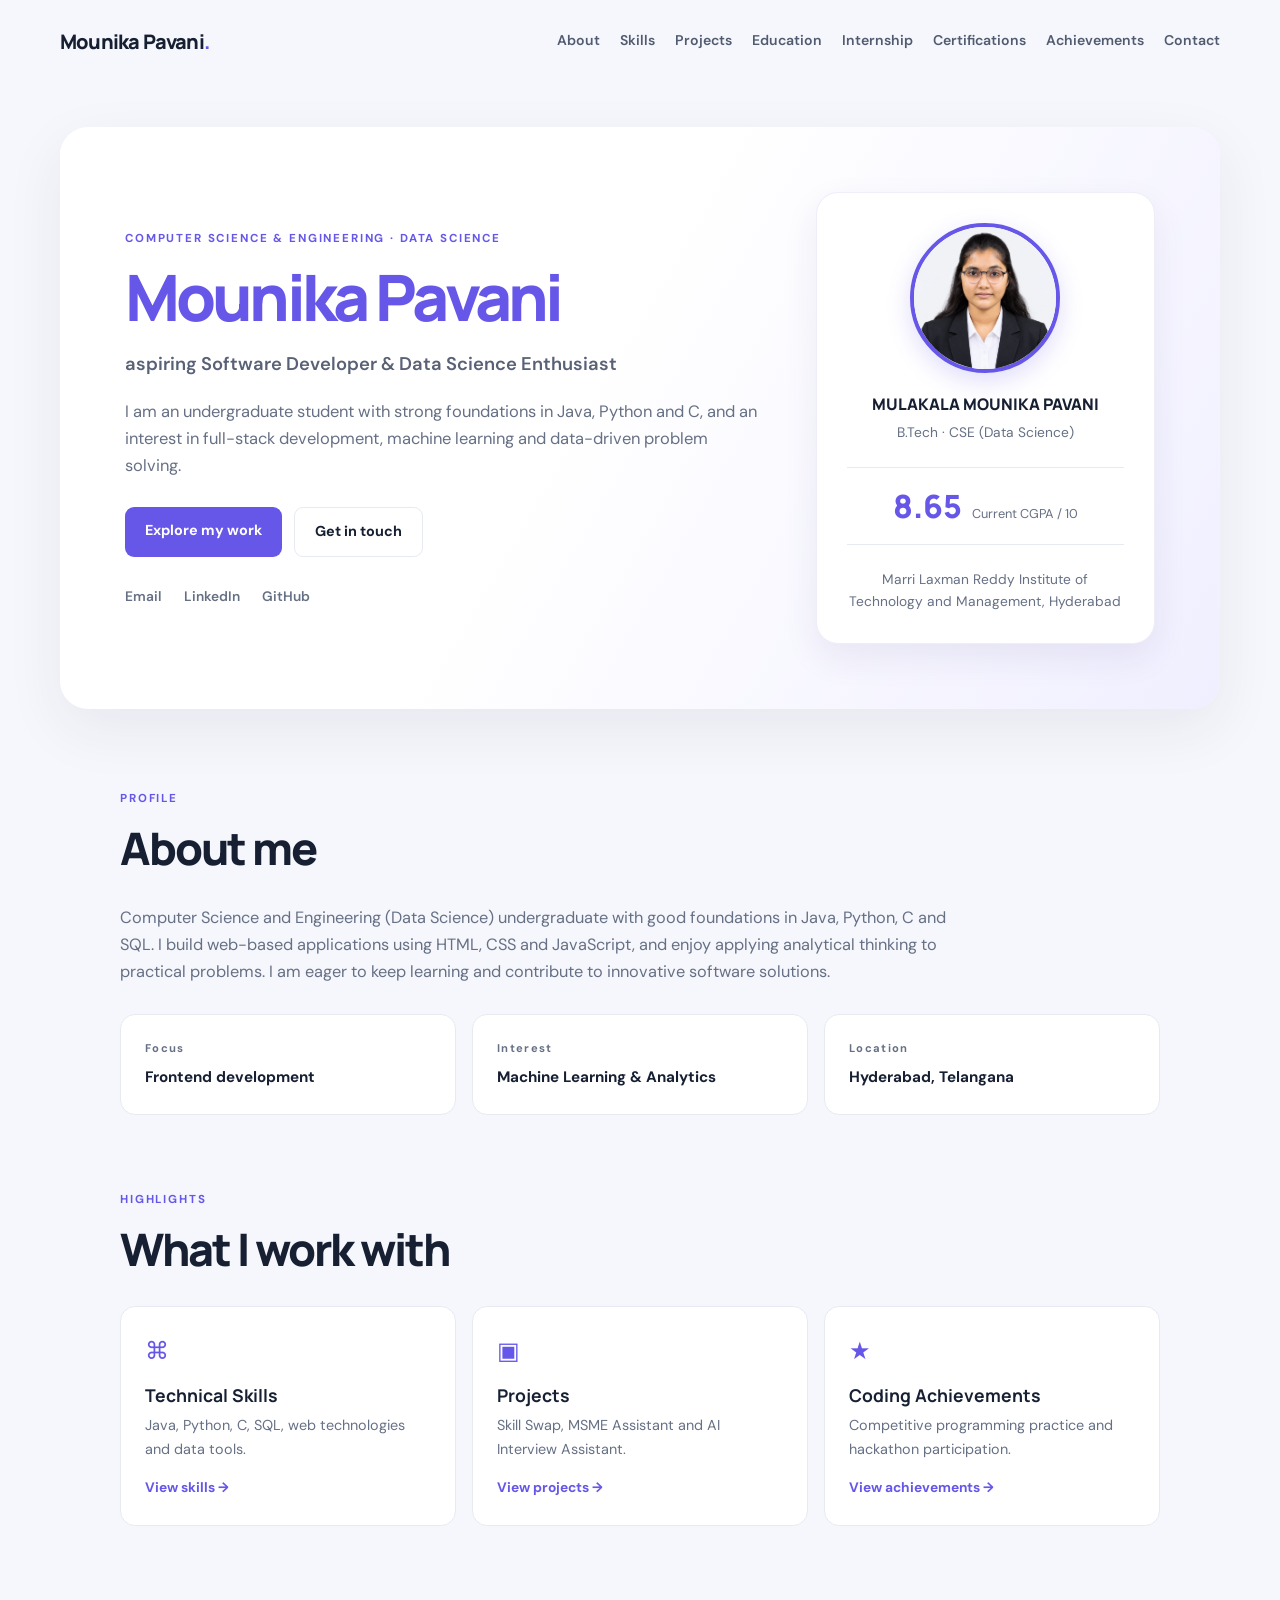
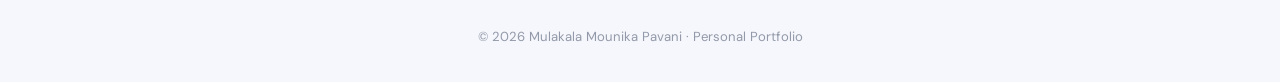
<file: index.html>
<!DOCTYPE html>
<html lang="en">
<head>
  <meta charset="UTF-8">
  <meta name="viewport" content="width=device-width, initial-scale=1.0">
  <meta name="description" content="Portfolio of Mounika Pavani Mulakala, Computer Science and Engineering student specializing in Data Science.">
  <title>Mounika Pavani Mulakala | Portfolio</title>
  <link rel="stylesheet" href="style.css">
</head>
<body>
  <header class="site-header">
    <a class="brand" href="index.html">Mounika Pavani<span>.</span></a>
    <button class="menu-toggle" aria-label="Toggle navigation" aria-expanded="false">☰</button>
    
    <nav class="main-nav">
      <a href="#about">About</a><a href="skills.html">Skills</a><a href="projects.html">Projects</a>
      <a href="education.html">Education</a><a href="experience.html">Internship</a>
      <a href="certificates.html">Certifications</a><a href="achivements.html">Achievements</a><a href="contact.html">Contact</a>
    </nav>
  </header>

  <main>
    <section class="hero" id="about">
      <div class="hero-copy">
        <p class="eyebrow">COMPUTER SCIENCE &amp; ENGINEERING · DATA SCIENCE</p>
        <h1> <span>Mounika Pavani</span></h1>
        <h2> aspiring Software Developer &amp; Data Science Enthusiast</h2>
        <p class="lead">I am an undergraduate student with strong foundations in Java, Python and C, and an interest in full-stack development, machine learning and data-driven problem solving.</p>
        <div class="hero-actions">
          <a class="button primary" href="projects.html">Explore my work</a>
          <a class="button secondary" href="contact.html">Get in touch</a>
        </div>
        <div class="quick-links">
          <a href="mailto:mounipavani.02@gmail.com">Email</a>
          <a href="https://www.linkedin.com/in/mulakala-mounika-pavani-38437b303/">LinkedIn</a>
          <a href="https://github.com/mounikapavani">GitHub </a>
        </div>
      </div>
      <aside class="hero-card">
        <div class="profile-image">
        <img src="profile.jpeg"
             alt="Mounika Pavani Profile Photo">
    </div>
        <h3>MULAKALA MOUNIKA PAVANI</h3>
        <p>B.Tech · CSE (Data Science)</p>
        <div class="hero-stat"><strong>8.65</strong><span>Current CGPA / 10</span></div>
        <p class="muted">Marri Laxman Reddy Institute of Technology and Management, Hyderabad</p>
      </aside>
    </section>

    <section class="section about-section">
      <div class="section-heading"><p class="eyebrow">PROFILE</p><h2>About me</h2></div>
      <p>Computer Science and Engineering (Data Science) undergraduate with good foundations in Java, Python, C and SQL. I build web-based applications using HTML, CSS and JavaScript, and enjoy applying analytical thinking to practical problems. I am eager to keep learning and contribute to innovative software solutions.</p>
      <div class="info-grid">
        <div class="info-card"><span>Focus</span><strong>Frontend development</strong></div>
        <div class="info-card"><span>Interest</span><strong>Machine Learning &amp; Analytics</strong></div>
        <div class="info-card"><span>Location</span><strong>Hyderabad, Telangana</strong></div>
      </div>
    </section>

    <section class="section">
      <div class="section-heading"><p class="eyebrow">HIGHLIGHTS</p><h2>What I work with</h2></div>
      <div class="highlight-grid">
        <a class="highlight-card" href="skills.html"><span class="card-icon">⌘</span><h3>Technical Skills</h3><p>Java, Python, C, SQL, web technologies and data tools.</p><span class="text-link">View skills →</span></a>
        <a class="highlight-card" href="projects.html"><span class="card-icon">▣</span><h3>Projects</h3><p>Skill Swap, MSME Assistant and AI Interview Assistant.</p><span class="text-link">View projects →</span></a>
        <a class="highlight-card" href="achivements.html"><span class="card-icon">★</span><h3>Coding Achievements</h3><p>Competitive programming practice and hackathon participation.</p><span class="text-link">View achievements →</span></a>
      </div>
    </section>
  </main>
  <footer class="site-footer">© 2026 Mulakala Mounika Pavani · Personal Portfolio</footer>
  <script src="script.js"></script>
</body>
</html>
</file>
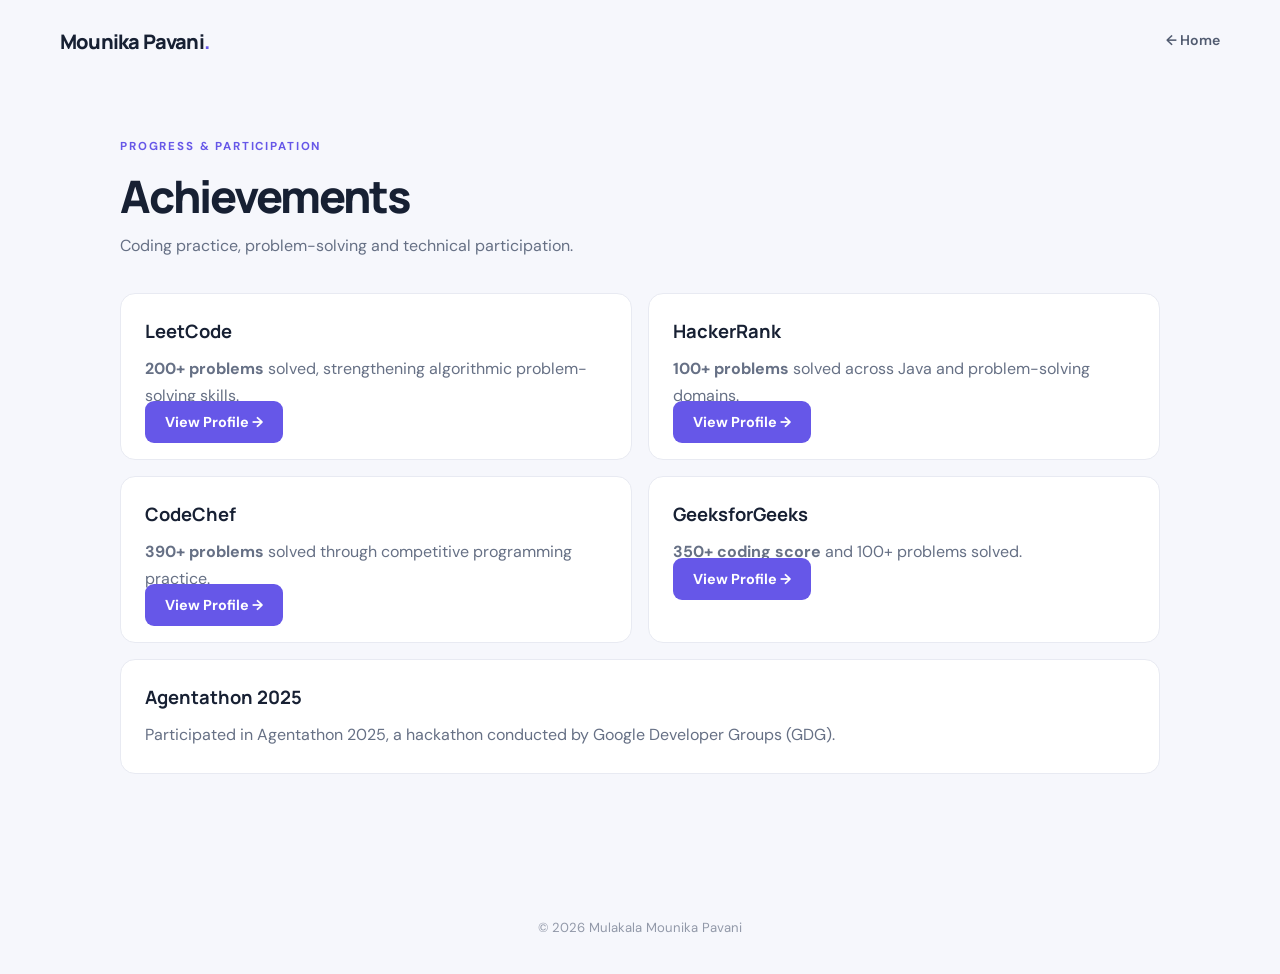
<file: achivements.html>
<!DOCTYPE html>
<html lang="en">

<head>
    <meta charset="UTF-8">
    <meta name="viewport" content="width=device-width, initial-scale=1.0">

    <title>Achievements | Mounika Pavani</title>

    <link rel="stylesheet" href="style.css">
</head>

<body>

<header class="page-top">

    <a class="brand" href="index.html">
        Mounika Pavani<span>.</span>
    </a>

    <a class="back-link" href="index.html">← Home</a>

</header>


<main class="page-shell">

    <div class="section-heading">
        <p class="eyebrow">PROGRESS & PARTICIPATION</p>
        <h1>Achievements</h1>
        <p class="muted">
            Coding practice, problem-solving and technical participation.
        </p>
    </div>


    <div class="achievement-grid">

        <!-- LeetCode -->
        <article class="panel">
            <h2>LeetCode</h2>

            <p>
                <strong>200+ problems</strong> solved, strengthening
                algorithmic problem-solving skills.
            </p>

            <a class="button primary"
               href="https://leetcode.com/u/mounika_pavani/"
               target="_blank"
               rel="noopener noreferrer">
                View Profile →
            </a>
        </article>


        <!-- HackerRank -->
        <article class="panel">
            <h2>HackerRank</h2>

            <p>
                <strong>100+ problems</strong> solved across Java
                and problem-solving domains.
            </p>

            <a class="button primary"
               href="https://www.hackerrank.com/profile/237y1a6730"
               target="_blank"
               rel="noopener noreferrer">
                View Profile →
            </a>
        </article>


        <!-- CodeChef -->
        <article class="panel">
            <h2>CodeChef</h2>

            <p>
                <strong>390+ problems</strong> solved through
                competitive programming practice.
            </p>

            <a class="button primary"
               href="https://www.codechef.com/users/mounikapavanii"
               target="_blank"
               rel="noopener noreferrer">
                View Profile →
            </a>
        </article>


        <!-- GeeksforGeeks -->
        <article class="panel">
            <h2>GeeksforGeeks</h2>

            <p>
                <strong>350+ coding score</strong> and
                100+ problems solved.
            </p>

            <a class="button primary"
               href="https://www.geeksforgeeks.org/profile/237y1aiybd"
               target="_blank"
               rel="noopener noreferrer">
                View Profile →
            </a>
        </article>


        <!-- Agentathon -->
        <article class="panel wide">
            <h2>Agentathon 2025</h2>

            <p>
                Participated in Agentathon 2025, a hackathon
                conducted by Google Developer Groups (GDG).
            </p>

        </article>

    </div>

</main>


<footer class="site-footer">
    © 2026 Mulakala Mounika Pavani
</footer>

<script src="script.js"></script>

</body>
</html>
</file>
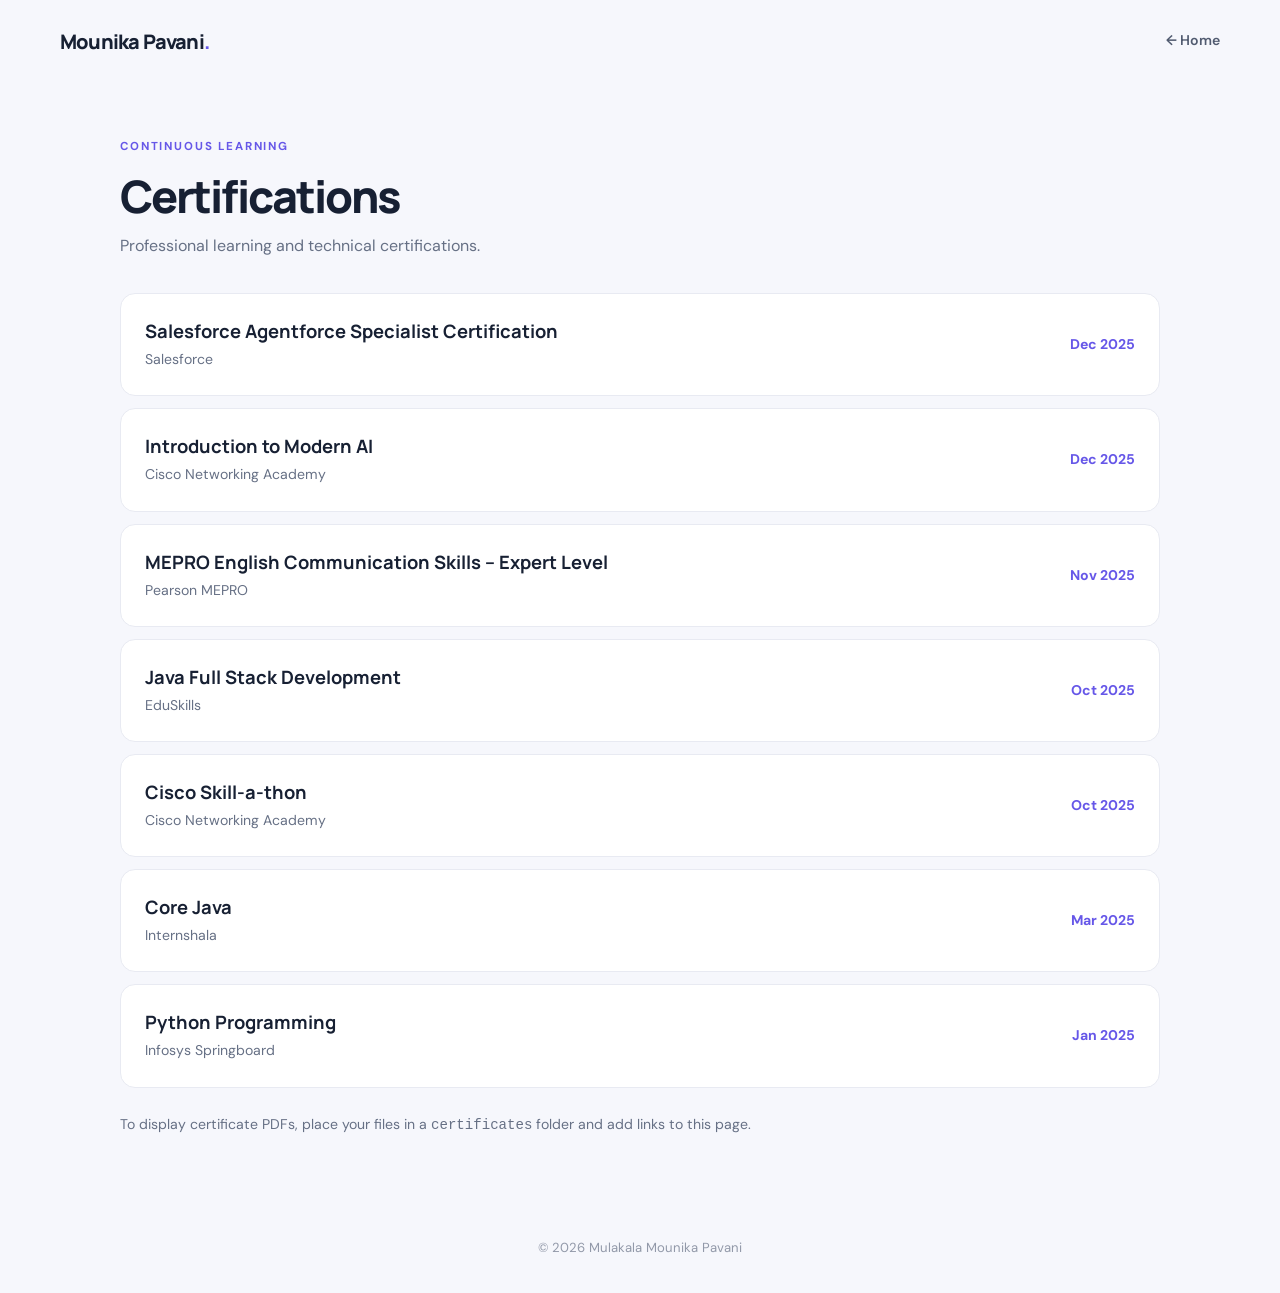
<file: certificates.html>
<!DOCTYPE html>
<html lang="en"><head><meta charset="UTF-8"><meta name="viewport" content="width=device-width, initial-scale=1.0"><title>Certifications | Mounika Pavani</title><link rel="stylesheet" href="style.css"></head>
<body><header class="page-top"><a class="brand" href="index.html">Mounika Pavani<span>.</span></a><a class="back-link" href="index.html">← Home</a></header>
<main class="page-shell"><div class="section-heading"><p class="eyebrow">CONTINUOUS LEARNING</p><h1>Certifications</h1><p class="muted">Professional learning and technical certifications.</p></div>
<div class="cert-list">
  <div class="cert-row"><div><h2>Salesforce Agentforce Specialist Certification</h2><p>Salesforce</p></div><span>Dec 2025</span></div>
  <div class="cert-row"><div><h2>Introduction to Modern AI</h2><p>Cisco Networking Academy</p></div><span>Dec 2025</span></div>
  <div class="cert-row"><div><h2>MEPRO English Communication Skills – Expert Level</h2><p>Pearson MEPRO</p></div><span>Nov 2025</span></div>
  <div class="cert-row"><div><h2>Java Full Stack Development</h2><p>EduSkills</p></div><span>Oct 2025</span></div>
  <div class="cert-row"><div><h2>Cisco Skill-a-thon</h2><p>Cisco Networking Academy</p></div><span>Oct 2025</span></div>
  <div class="cert-row"><div><h2>Core Java</h2><p>Internshala</p></div><span>Mar 2025</span></div>
  <div class="cert-row"><div><h2>Python Programming</h2><p>Infosys Springboard</p></div><span>Jan 2025</span></div>
</div>
<p class="note">To display certificate PDFs, place your files in a <code>certificates</code> folder and add links to this page.</p>
</main><footer class="site-footer">© 2026 Mulakala Mounika Pavani</footer><script src="script.js"></script></body></html>
</file>
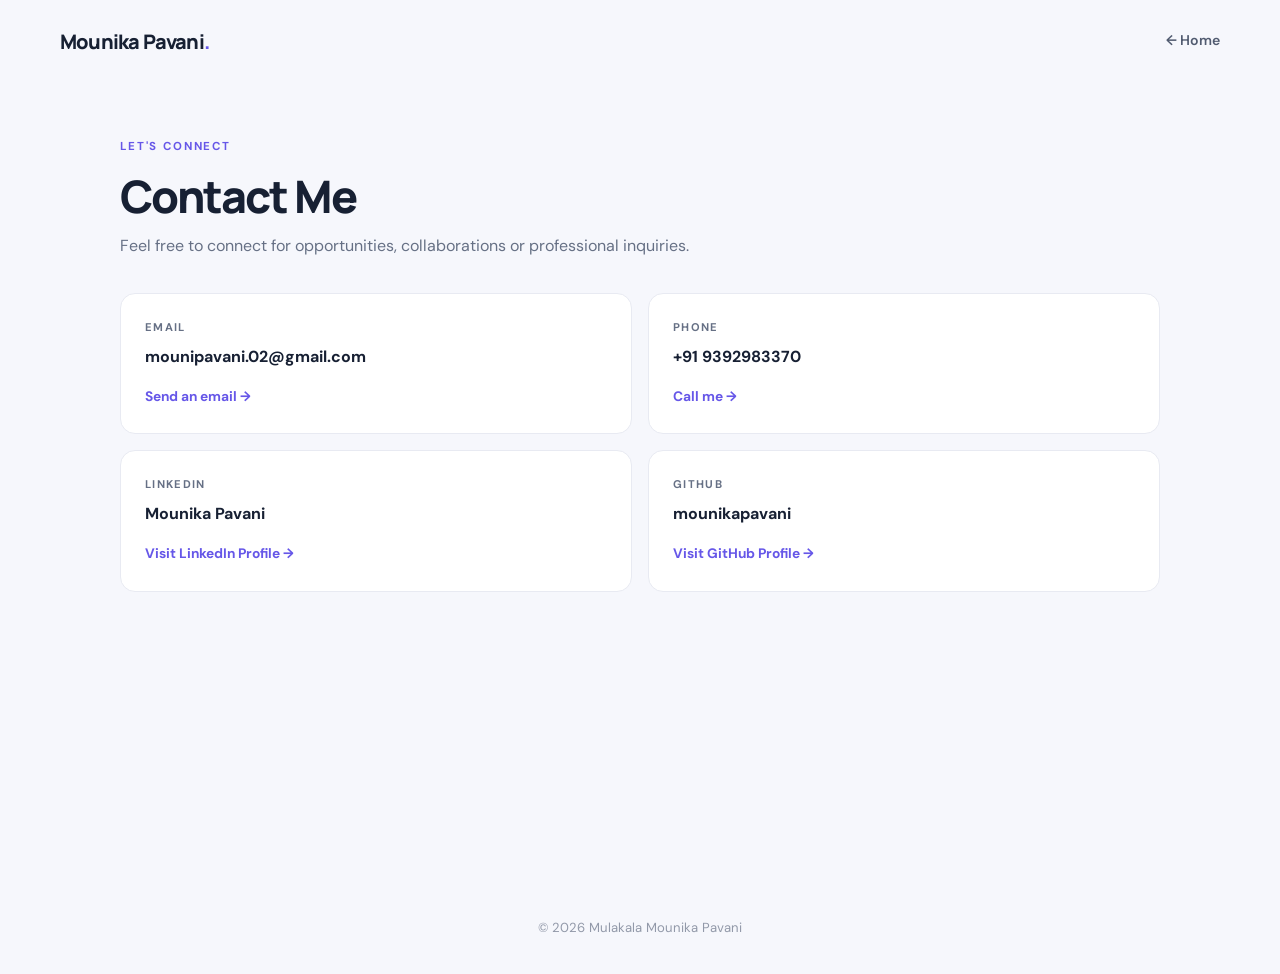
<file: contact.html>
<!DOCTYPE html>
<html lang="en">

<head>
    <meta charset="UTF-8">
    <meta name="viewport" content="width=device-width, initial-scale=1.0">

    <title>Contact | Mounika Pavani</title>

    <link rel="stylesheet" href="style.css">
</head>

<body>

<header class="page-top">

    <a class="brand" href="index.html">
        Mounika Pavani<span>.</span>
    </a>

    <a class="back-link" href="index.html">← Home</a>

</header>


<main class="page-shell">

    <div class="section-heading">

        <p class="eyebrow">LET'S CONNECT</p>

        <h1>Contact Me</h1>

        <p class="muted">
            Feel free to connect for opportunities,
            collaborations or professional inquiries.
        </p>

    </div>


    <div class="contact-grid">

        <!-- Email -->
        <a class="panel contact-card"
           href="mailto:mounipavani.02@gmail.com">

            <span class="contact-label">EMAIL</span>

            <strong>mounipavani.02@gmail.com</strong>

            <span class="text-link">Send an email →</span>

        </a>


        <!-- Phone -->
        <a class="panel contact-card"
           href="tel:+919392983370">

            <span class="contact-label">PHONE</span>

            <strong>+91 9392983370</strong>

            <span class="text-link">Call me →</span>

        </a>


        <!-- LinkedIn -->
        <a class="panel contact-card"
           href="https://www.linkedin.com/in/mulakala-mounika-pavani-38437b303/"
           target="_blank"
           rel="noopener noreferrer">

            <span class="contact-label">LINKEDIN</span>

            <strong>Mounika Pavani</strong>

            <span class="text-link">Visit LinkedIn Profile →</span>

        </a>


        <!-- GitHub -->
        <a class="panel contact-card"
           href="https://github.com/mounikapavani"
           target="_blank"
           rel="noopener noreferrer">

            <span class="contact-label">GITHUB</span>

            <strong>mounikapavani</strong>

            <span class="text-link">Visit GitHub Profile →</span>

        </a>

    </div>

</main>


<footer class="site-footer">
    © 2026 Mulakala Mounika Pavani
</footer>

<script src="script.js"></script>

</body>
</html>
</file>
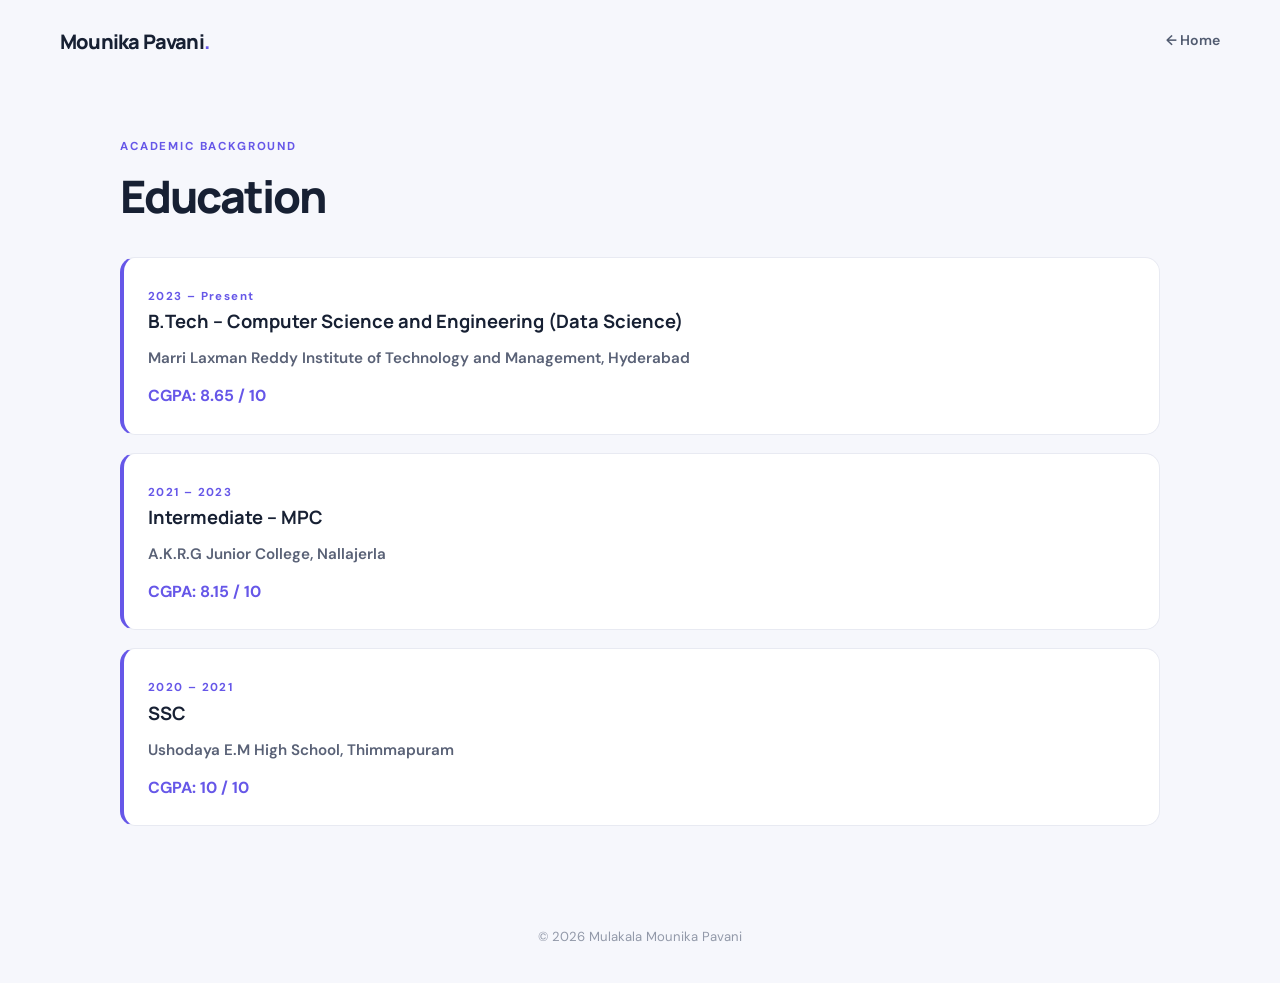
<file: education.html>
<!DOCTYPE html>
<html lang="en"><head><meta charset="UTF-8"><meta name="viewport" content="width=device-width, initial-scale=1.0"><title>Education | Mounika Pavani</title><link rel="stylesheet" href="style.css"></head>
<body><header class="page-top"><a class="brand" href="index.html">Mounika Pavani<span>.</span></a><a class="back-link" href="index.html">← Home</a></header>
<main class="page-shell"><div class="section-heading"><p class="eyebrow">ACADEMIC BACKGROUND</p><h1>Education</h1></div>
<div class="timeline">
  <article class="timeline-item"><span class="timeline-date">2023 – Present</span><h2>B.Tech – Computer Science and Engineering (Data Science)</h2><h3>Marri Laxman Reddy Institute of Technology and Management, Hyderabad</h3><p class="score">CGPA: 8.65 / 10</p></article>
  <article class="timeline-item"><span class="timeline-date">2021 – 2023</span><h2>Intermediate – MPC</h2><h3>A.K.R.G Junior College, Nallajerla</h3><p class="score">CGPA: 8.15 / 10</p></article>
  <article class="timeline-item"><span class="timeline-date">2020 – 2021</span><h2>SSC</h2><h3>Ushodaya E.M High School, Thimmapuram</h3><p class="score">CGPA: 10 / 10</p></article>
</div></main><footer class="site-footer">© 2026 Mulakala Mounika Pavani</footer><script src="script.js"></script></body></html>
</file>
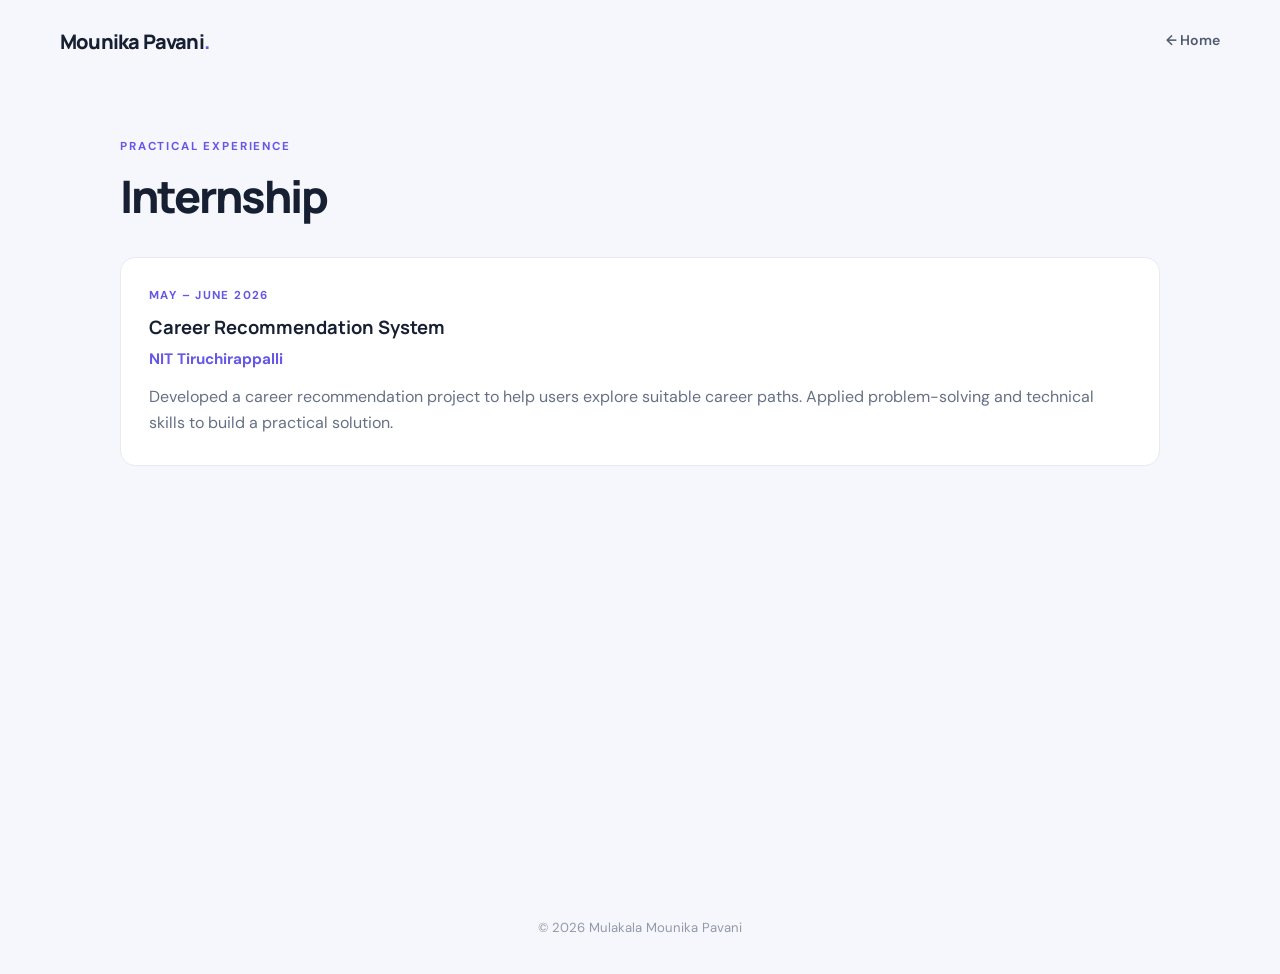
<file: experience.html>
<!DOCTYPE html>
<html lang="en"><head><meta charset="UTF-8"><meta name="viewport" content="width=device-width, initial-scale=1.0"><title>Internship | Mounika Pavani</title><link rel="stylesheet" href="style.css"></head>
<body><header class="page-top"><a class="brand" href="index.html">Mounika Pavani<span>.</span></a><a class="back-link" href="index.html">← Home</a></header>
<main class="page-shell"><div class="section-heading"><p class="eyebrow">PRACTICAL EXPERIENCE</p><h1>Internship</h1></div>
<article class="project-card"><div class="project-meta">MAY – JUNE 2026</div><h2>Career Recommendation System</h2><h3 class="subheading">NIT Tiruchirappalli</h3><p>Developed a career recommendation project to help users explore suitable career paths. Applied problem-solving and technical skills to build a practical solution.</p></article>
</main><footer class="site-footer">© 2026 Mulakala Mounika Pavani</footer><script src="script.js"></script></body></html>
</file>
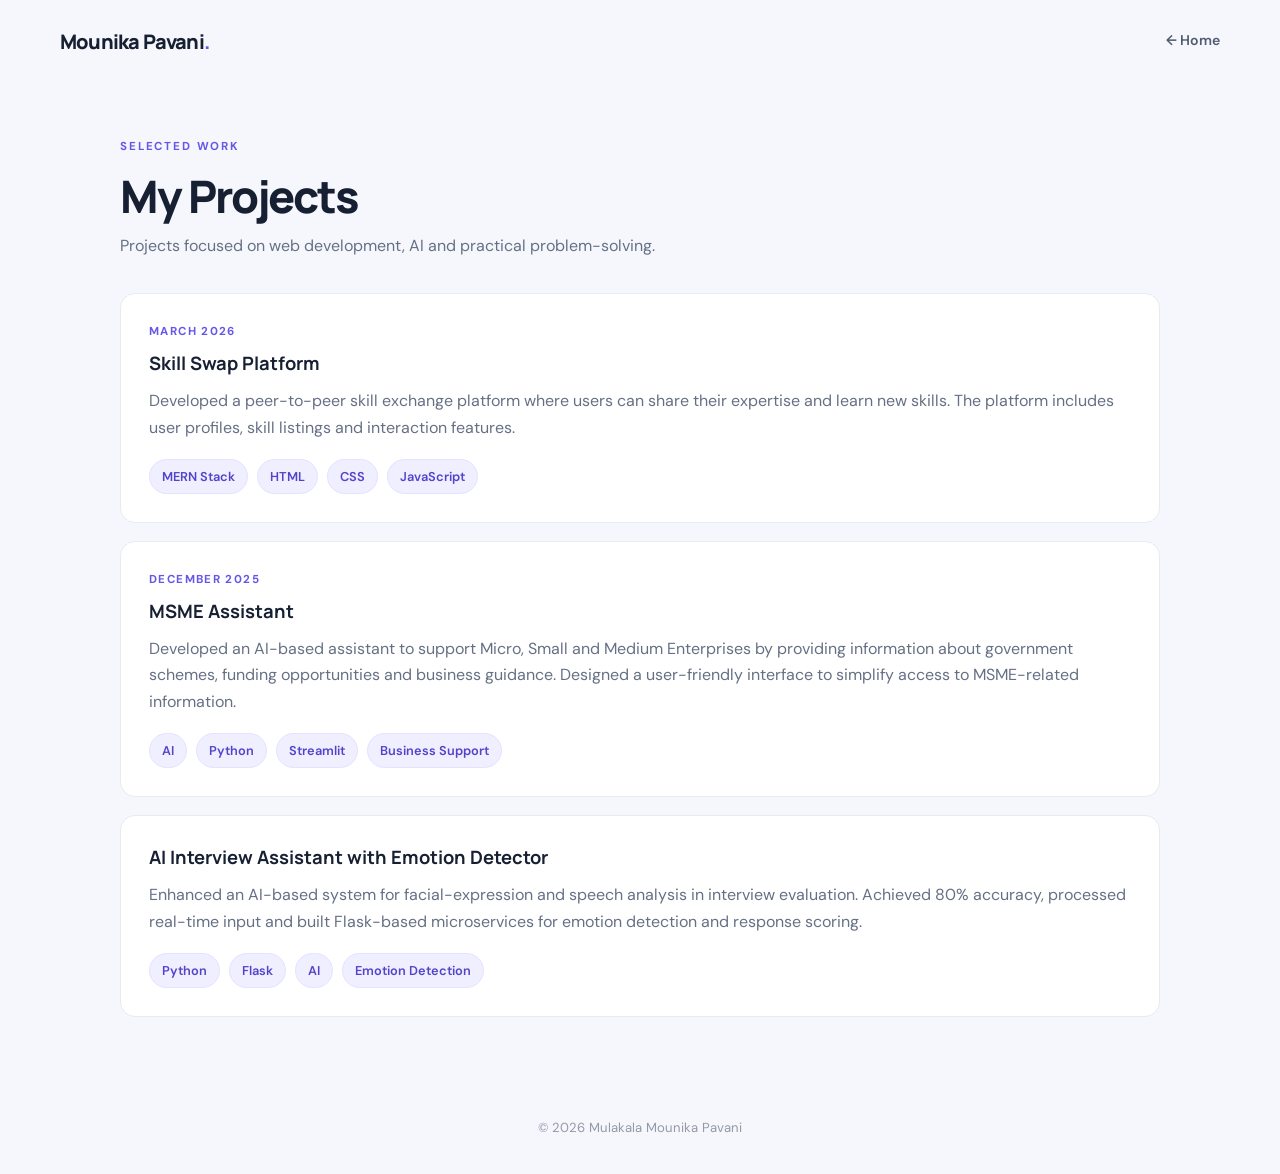
<file: projects.html>
<!DOCTYPE html>
<html lang="en"><head><meta charset="UTF-8"><meta name="viewport" content="width=device-width, initial-scale=1.0"><title>Projects | Mounika Pavani</title><link rel="stylesheet" href="style.css"></head>
<body><header class="page-top"><a class="brand" href="index.html">Mounika Pavani<span>.</span></a><a class="back-link" href="index.html">← Home</a></header>
<main class="page-shell"><div class="section-heading"><p class="eyebrow">SELECTED WORK</p><h1>My Projects</h1><p class="muted">Projects focused on web development, AI and practical problem-solving.</p></div>
<div class="project-list">
  <article class="project-card"><div class="project-meta">MARCH 2026</div><h2>Skill Swap Platform</h2><p>Developed a peer-to-peer skill exchange platform where users can share their expertise and learn new skills. The platform includes user profiles, skill listings and interaction features.</p><div class="tags"><span>MERN Stack</span><span>HTML</span><span>CSS</span><span>JavaScript</span></div></article>
  <article class="project-card"><div class="project-meta">DECEMBER 2025</div><h2>MSME Assistant</h2><p>Developed an AI-based assistant to support Micro, Small and Medium Enterprises by providing information about government schemes, funding opportunities and business guidance. Designed a user-friendly interface to simplify access to MSME-related information.</p><div class="tags"><span>AI</span><span>Python</span><span>Streamlit</span><span>Business Support</span></div></article>
  <article class="project-card"><h2>AI Interview Assistant with Emotion Detector</h2><p>Enhanced an AI-based system for facial-expression and speech analysis in interview evaluation. Achieved 80% accuracy, processed real-time input and built Flask-based microservices for emotion detection and response scoring.</p><div class="tags"><span>Python</span><span>Flask</span><span>AI</span><span>Emotion Detection</span></div></article>
</div></main><footer class="site-footer">© 2026 Mulakala Mounika Pavani</footer><script src="script.js"></script></body></html>
</file>
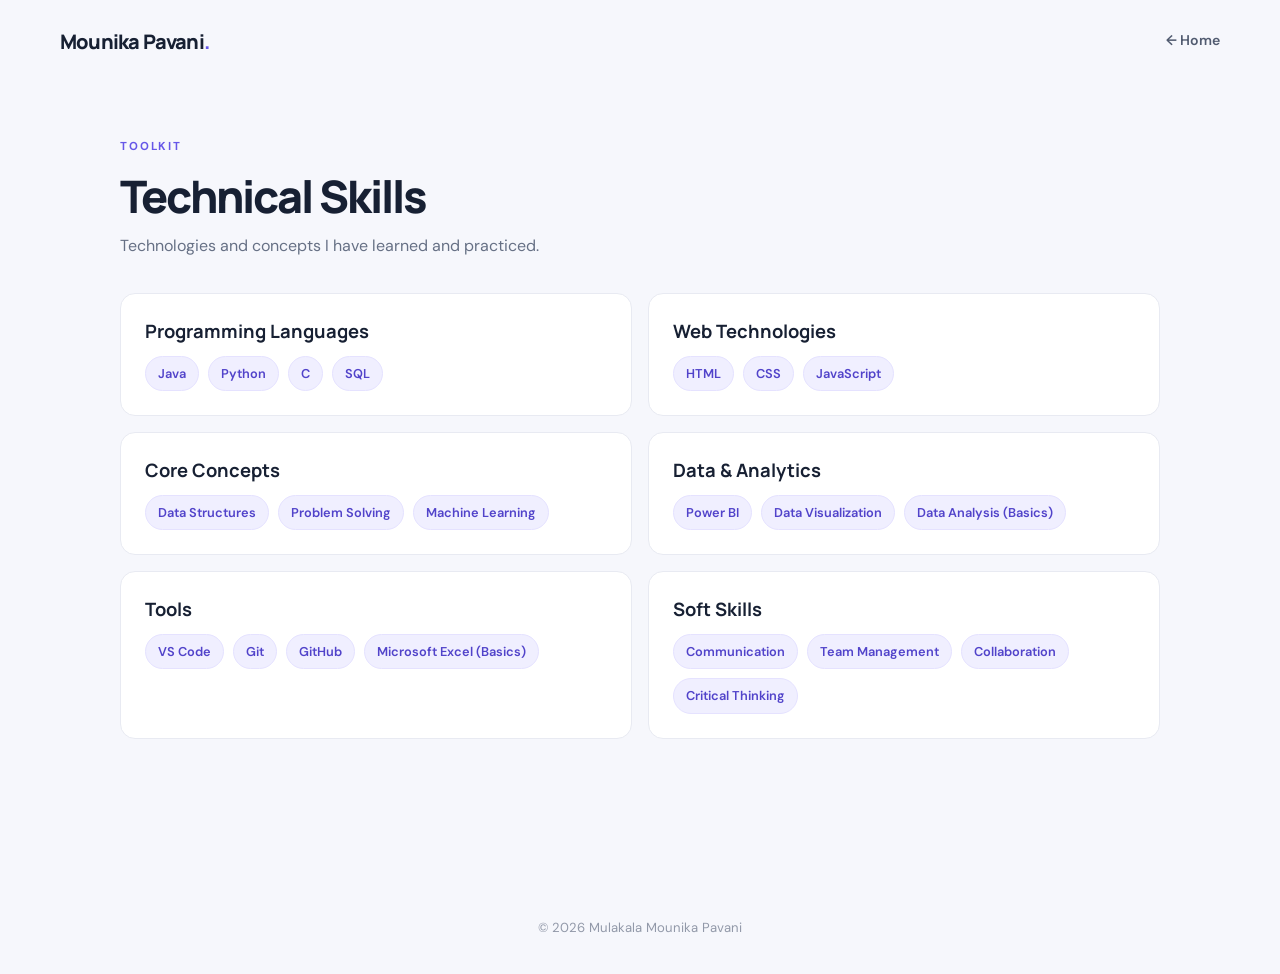
<file: skills.html>
<!DOCTYPE html>
<html lang="en"><head><meta charset="UTF-8"><meta name="viewport" content="width=device-width, initial-scale=1.0"><title>Skills | Mounika Pavani</title><link rel="stylesheet" href="style.css"></head>
<body>
<header class="page-top"><a class="brand" href="index.html">Mounika Pavani<span>.</span></a><a class="back-link" href="index.html">← Home</a></header>
<main class="page-shell">
  <div class="section-heading"><p class="eyebrow">TOOLKIT</p><h1>Technical Skills</h1><p class="muted">Technologies and concepts I have learned and practiced.</p></div>
  <div class="skill-grid">
    <section class="panel"><h2>Programming Languages</h2><div class="tags"><span>Java</span><span>Python</span><span>C</span><span>SQL</span></div></section>
    <section class="panel"><h2>Web Technologies</h2><div class="tags"><span>HTML</span><span>CSS</span><span>JavaScript</span></div></section>
    <section class="panel"><h2>Core Concepts</h2><div class="tags"><span>Data Structures</span><span>Problem Solving</span><span>Machine Learning</span></div></section>
    <section class="panel"><h2>Data &amp; Analytics</h2><div class="tags"><span>Power BI</span><span>Data Visualization</span><span>Data Analysis (Basics)</span></div></section>
    <section class="panel"><h2>Tools</h2><div class="tags"><span>VS Code</span><span>Git</span><span>GitHub</span><span>Microsoft Excel (Basics)</span></div></section>
    <section class="panel"><h2>Soft Skills</h2><div class="tags"><span>Communication</span><span>Team Management</span><span>Collaboration</span><span>Critical Thinking</span></div></section>
  </div>
</main><footer class="site-footer">© 2026 Mulakala Mounika Pavani</footer><script src="script.js"></script></body></html>
</file>
<file: style.css>
@import url('https://fonts.googleapis.com/css2?family=DM+Sans:wght@400;500;600;700&family=Manrope:wght@400;500;600;700;800&display=swap');

:root {
  --ink: #172033;
  --muted: #667085;
  --accent: #6657e8;
  --accent-dark: #5143ca;
  --surface: #ffffff;
  --line: #e8eaf2;
  --bg: #f6f7fc;
}
* { box-sizing: border-box; margin: 0; padding: 0; }
html { scroll-behavior: smooth; }
body { font-family: "DM Sans", Arial, sans-serif; color: var(--ink); background: var(--bg); line-height: 1.65; }
a { color: inherit; }
.site-header, .page-top { width: min(1160px, calc(100% - 40px)); margin: auto; display: flex; align-items: center; justify-content: space-between; }
.site-header { min-height: 82px; }
.brand { font: 800 1.25rem "Manrope", sans-serif; text-decoration: none; letter-spacing: -.04em; white-space: nowrap; }
.brand span, .hero h1 span { color: var(--accent); }
.main-nav { display: flex; align-items: center; gap: 20px; }
.main-nav a, .back-link { text-decoration: none; font-size: .88rem; font-weight: 600; color: #515b70; }
.main-nav a:hover, .back-link:hover { color: var(--accent); }
.menu-toggle { display: none; border: 0; background: transparent; font-size: 1.6rem; cursor: pointer; color: var(--ink); }
.hero { width: min(1160px, calc(100% - 40px)); margin: 45px auto 80px; padding: 65px; border-radius: 28px; background: linear-gradient(120deg, #fff 45%, #f0efff); display: grid; grid-template-columns: 1.5fr .8fr; gap: 55px; align-items: center; box-shadow: 0 20px 60px rgba(31, 36, 75, .07); }
.eyebrow { color: var(--accent); font-size: .72rem; font-weight: 700; letter-spacing: .16em; margin-bottom: 13px; }
.hero h1 { font: 800 clamp(2.5rem, 5vw, 4.2rem)/1.12 "Manrope", sans-serif; letter-spacing: -.06em; }
.hero h2 { margin-top: 17px; font-size: 1.15rem; font-weight: 600; color: #596176; }
.lead { max-width: 650px; color: var(--muted); margin-top: 18px; font-size: 1.03rem; }
.hero-actions { display: flex; gap: 12px; flex-wrap: wrap; margin-top: 28px; }
.button { padding: 12px 20px; border-radius: 9px; text-decoration: none; font-weight: 700; font-size: .9rem; transition: .2s; }
.primary { background: var(--accent); color: white; }
.primary:hover { background: var(--accent-dark); transform: translateY(-2px); }
.secondary { border: 1px solid var(--line); background: white; }
.secondary:hover { border-color: var(--accent); color: var(--accent); }
.quick-links { display: flex; gap: 22px; margin-top: 28px; flex-wrap: wrap; }
.quick-links a { color: var(--muted); font-size: .86rem; font-weight: 600; text-decoration: none; }
.quick-links a:hover { color: var(--accent); }
.hero-card { background: white; border: 1px solid #eeedf8; border-radius: 22px; padding: 30px; text-align: center; box-shadow: 0 14px 35px rgba(47, 44, 99, .08); }
/* Profile Image */
.profile-image {
    width: 150px;
    height: 150px;
    margin: 0 auto 20px;
    border-radius: 50%;
    overflow: hidden;
    border: 4px solid #6657e8;
    box-shadow: 0 8px 25px rgba(102, 87, 232, 0.20);
}

.profile-image img {
    width: 100%;
    height: 100%;
    object-fit: cover;
    object-position: center;
    display: block;
}
.hero-card h3 { font: 800 1rem "Manrope"; }
.hero-card > p { color: var(--muted); font-size: .86rem; margin-top: 6px; }
.hero-stat { display: flex; justify-content: center; align-items: baseline; gap: 10px; margin: 23px 0; padding: 16px 0; border-top: 1px solid var(--line); border-bottom: 1px solid var(--line); }
.hero-stat strong { font: 800 2rem "Manrope"; color: var(--accent); }
.hero-stat span { font-size: .8rem; color: var(--muted); }
.muted { color: var(--muted); }
.section, .page-shell { width: min(1040px, calc(100% - 40px)); margin: 0 auto 75px; }
.section-heading { margin-bottom: 30px; }
.section-heading h1, .section-heading h2 { font: 800 clamp(2rem, 4vw, 2.8rem)/1.2 "Manrope"; letter-spacing: -.045em; }
.section-heading > p:last-child { margin-top: 10px; }
.about-section > p { max-width: 850px; color: var(--muted); font-size: 1.02rem; }
.info-grid, .highlight-grid, .skill-grid, .achievement-grid, .contact-grid { display: grid; grid-template-columns: repeat(3, 1fr); gap: 16px; margin-top: 28px; }
.info-card, .panel, .highlight-card, .project-card, .timeline-item, .cert-row { background: var(--surface); border: 1px solid var(--line); border-radius: 15px; padding: 24px; }
.info-card span, .contact-label { display: block; color: var(--muted); font-size: .7rem; font-weight: 700; letter-spacing: .12em; margin-bottom: 7px; }
.info-card strong { font-size: .95rem; }
.highlight-card { text-decoration: none; transition: .2s; }
.highlight-card:hover, .panel:hover, .project-card:hover { transform: translateY(-3px); box-shadow: 0 12px 30px rgba(31, 36, 75, .07); }
.card-icon { color: var(--accent); font-size: 1.5rem; }
.highlight-card h3 { margin: 12px 0 7px; font: 700 1.1rem "Manrope"; }
.highlight-card p { color: var(--muted); font-size: .9rem; }
.text-link { display: inline-block; margin-top: 15px; color: var(--accent); font-weight: 700; font-size: .86rem; }
.page-top { min-height: 82px; }
.page-shell { margin-top: 55px; min-height: calc(100vh - 220px); }
.page-shell .section-heading { margin-bottom: 34px; }
.skill-grid { grid-template-columns: repeat(2, 1fr); }
.panel h2, .project-card h2, .timeline-item h2, .cert-row h2 { font: 700 1.15rem "Manrope"; margin-bottom: 12px; }
.tags { display: flex; flex-wrap: wrap; gap: 9px; }
.tags span { background: #f0efff; color: #5143ca; border: 1px solid #e5e2ff; padding: 6px 12px; border-radius: 30px; font-size: .8rem; font-weight: 600; }
.project-list { display: grid; gap: 18px; }
.project-card { padding: 28px; transition: .2s; }
.project-card p, .panel p { color: var(--muted); }
.project-card .tags { margin-top: 18px; }
.project-meta, .timeline-date { color: var(--accent); font-size: .72rem; font-weight: 700; letter-spacing: .12em; margin-bottom: 9px; }
.subheading { color: var(--accent); font-size: .95rem; margin: -5px 0 12px; }
.timeline { display: grid; gap: 18px; }
.timeline-item { border-left: 4px solid var(--accent); }
.timeline-item h3 { color: #596176; font-size: .95rem; font-weight: 600; margin: 5px 0 12px; }
.score { color: var(--accent); font-weight: 700; }
.achievement-grid { grid-template-columns: repeat(2, 1fr); }
.achievement-grid .wide { grid-column: 1 / -1; }
.cert-list { display: grid; gap: 12px; }
.cert-row { display: flex; align-items: center; justify-content: space-between; gap: 20px; }
.cert-row h2 { margin: 0 0 4px; }
.cert-row p, .cert-row > span { color: var(--muted); font-size: .88rem; }
.cert-row > span { white-space: nowrap; color: var(--accent); font-weight: 700; }
.note { margin-top: 25px; color: var(--muted); font-size: .88rem; }
.contact-grid { grid-template-columns: repeat(2, 1fr); }
.contact-card { display: block; text-decoration: none; transition: .2s; }
.contact-card strong { display: block; overflow-wrap: anywhere; }
.contact-card:hover { border-color: var(--accent); }
.site-footer { text-align: center; color: #9299a9; padding: 25px 20px 35px; font-size: .82rem; }
.reveal { opacity: 0; transform: translateY(12px); transition: opacity .5s ease, transform .5s ease; }
.reveal.visible { opacity: 1; transform: translateY(0); }
@media (max-width: 900px) {
  .main-nav { gap: 12px; }
  .main-nav a { font-size: .78rem; }
  .hero { padding: 42px; gap: 28px; }
}
@media (max-width: 700px) {
  .site-header { min-height: 70px; flex-wrap: wrap; position: relative; }
  .menu-toggle { display: block; }
  .main-nav { display: none; width: 100%; padding: 10px 0 20px; flex-direction: column; align-items: flex-start; }
  .main-nav.open { display: flex; }
  .hero { margin-top: 20px; padding: 30px 24px; grid-template-columns: 1fr; }
  .hero-card { max-width: 360px; width: 100%; margin: auto; }
  .info-grid, .highlight-grid, .skill-grid, .achievement-grid, .contact-grid { grid-template-columns: 1fr; }
  .achievement-grid .wide { grid-column: auto; }
  .page-top { min-height: 70px; }
  .page-shell { margin-top: 35px; }
  .cert-row { align-items: flex-start; flex-direction: column; gap: 6px; }
}
@media (prefers-reduced-motion: reduce) {
  *, *::before, *::after { scroll-behavior: auto !important; transition-duration: .01ms !important; animation-duration: .01ms !important; }
}
</file>
